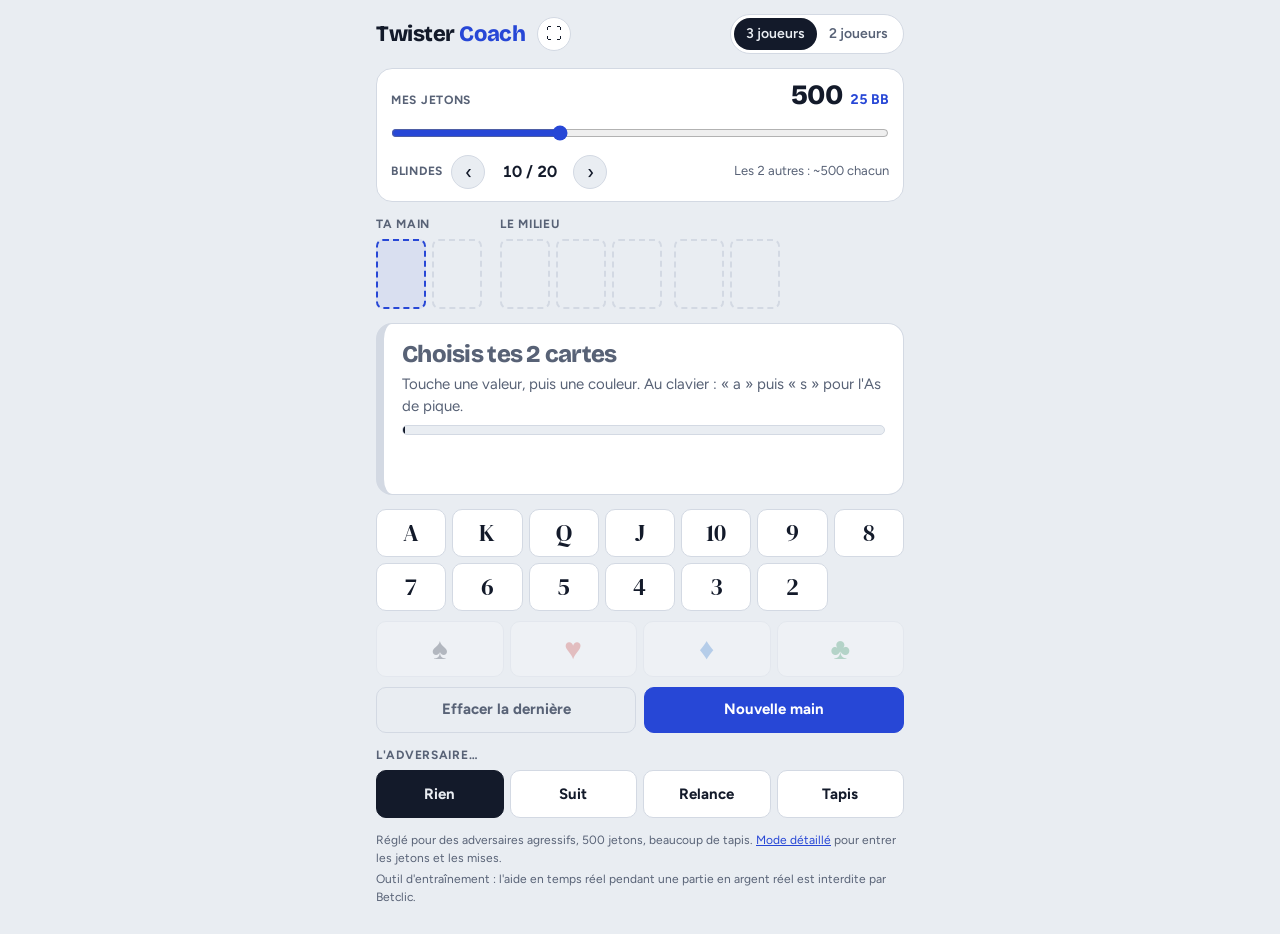
<file: index.html>
<!doctype html>
<html lang="fr">
<head>
<meta charset="utf-8">
<meta name="viewport" content="width=device-width, initial-scale=1, viewport-fit=cover">
<title>Twister Coach</title>
<link rel="manifest" href="manifest.webmanifest">
<link rel="icon" href="icons/icon-192.png">
<link rel="apple-touch-icon" href="icons/apple-touch-icon.png">
<meta name="apple-mobile-web-app-capable" content="yes">
<meta name="mobile-web-app-capable" content="yes">
<meta name="apple-mobile-web-app-status-bar-style" content="black-translucent">
<meta name="apple-mobile-web-app-title" content="Twister">
<meta name="theme-color" content="#2747d6">
<link rel="preconnect" href="https://fonts.googleapis.com">
<link rel="preconnect" href="https://fonts.gstatic.com" crossorigin>
<link rel="stylesheet" href="https://fonts.googleapis.com/css2?family=Bricolage+Grotesque:opsz,wght@12..96,600;12..96,800&family=Figtree:wght@400;500;600;700&family=DM+Serif+Display&display=swap">
<link rel="stylesheet" href="css/quick.css">
</head>
<body>
<div class="app">
  <header class="bar">
    <div class="brand">Twister <span>Coach</span></div>
    <button class="fsbtn" id="fullscreen" aria-label="Plein écran" title="Plein écran" hidden>⛶</button>
    <div class="seg" id="players" role="group" aria-label="Joueurs encore en jeu">
      <button id="p3" data-n="3" class="on" aria-pressed="true">3 joueurs</button>
      <button id="p2" data-n="2" aria-pressed="false">2 joueurs</button>
    </div>
  </header>

  <section class="setup" aria-label="Tapis et blindes">
    <div class="stackrow">
      <label for="stack" class="zlabel">Mes jetons</label>
      <div class="stackval"><output id="stackOut">500</output><span id="stackBB">25 BB</span></div>
    </div>
    <input type="range" id="stack" min="10" max="1480" step="10" value="500">
    <div class="setuprow">
      <div class="blinds" role="group" aria-label="Blindes">
        <span class="zlabel">Blindes</span>
        <button id="blindDown" aria-label="Blindes plus petites">‹</button>
        <output id="blindOut">10 / 20</output>
        <button id="blindUp" aria-label="Blindes plus grandes">›</button>
      </div>
      <div class="opps" id="oppsOut"></div>
    </div>
  </section>

  <section class="table" aria-label="Cartes">
    <div class="zone">
      <div class="zlabel">Ta main</div>
      <div class="slots" id="heroSlots"></div>
    </div>
    <div class="zone">
      <div class="zlabel">Le milieu <span id="streetName"></span></div>
      <div class="slots board" id="boardSlots"></div>
    </div>
  </section>

  <section class="verdict idle" id="verdict" aria-live="polite">
    <div class="vword" id="vTitle">Choisis tes 2 cartes</div>
    <div class="vaction" id="vAction">Touche une valeur, puis une couleur. Au clavier : « a » puis « s » pour l'As de pique.</div>
    <div class="meter" id="meter" hidden>
      <div class="mtrack"><div class="mfill" id="mFill"></div><div class="mmark" id="mMark"></div></div>
      <div class="mlabels"><span id="mText"></span><span id="mNeed"></span></div>
    </div>
    <div class="chips" id="vChips"></div>
    <p class="vwhy" id="vWhy"></p>
  </section>

  <section class="picker" aria-label="Choisir une carte">
    <div class="ranks" id="ranks"></div>
    <div class="suits" id="suits"></div>
    <div class="tools">
      <button class="ghost" id="undo">Effacer la dernière</button>
      <button class="primary" id="reset">Nouvelle main</button>
    </div>
  </section>

  <section class="villain" aria-label="Ce que fait l'adversaire">
    <div class="zlabel">L'adversaire…</div>
    <div class="vact" id="villain" role="group">
      <button data-a="none" class="on" aria-pressed="true">Rien</button>
      <button data-a="call" aria-pressed="false">Suit</button>
      <button data-a="raise" aria-pressed="false">Relance</button>
      <button data-a="allin" aria-pressed="false">Tapis</button>
    </div>
  </section>

  <footer class="foot">
    <p>Réglé pour des adversaires agressifs, 500 jetons, beaucoup de tapis. <a href="avance.html">Mode détaillé</a> pour entrer les jetons et les mises.</p>
    <p>Outil d'entraînement : l'aide en temps réel pendant une partie en argent réel est interdite par Betclic.</p>
  </footer>
</div>

<script src="js/cards.js"></script>
<script src="js/equity_data.js"></script>
<script src="js/engine.js"></script>
<script src="js/preflop.js"></script>
<script src="js/postflop.js"></script>
<script src="js/quick.js"></script>
<script src="js/quick-ui.js"></script>
</body>
</html>
</file>
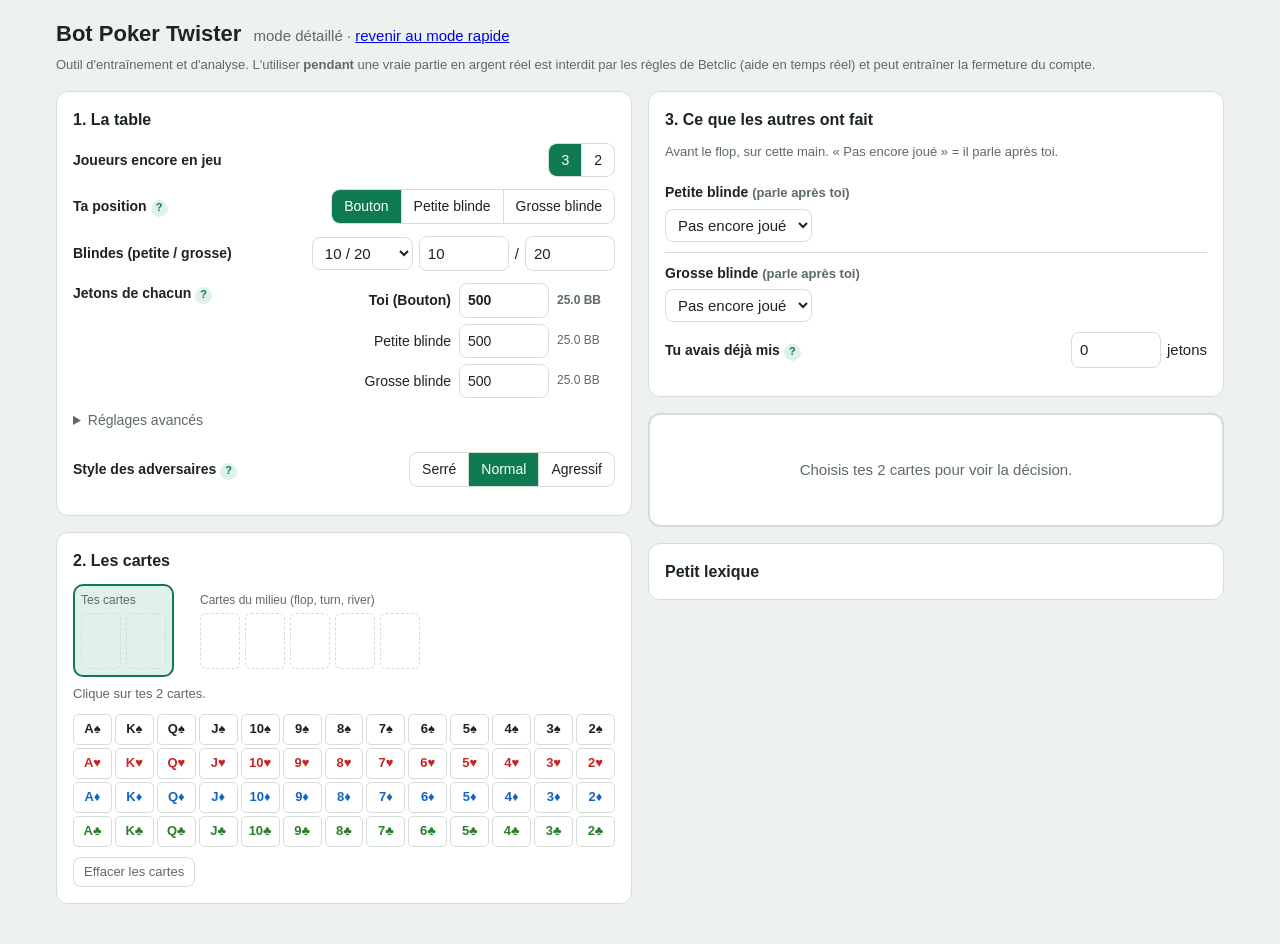
<file: avance.html>
<!doctype html>
<html lang="fr">
<head>
<meta charset="utf-8">
<meta name="viewport" content="width=device-width, initial-scale=1">
<title>Bot Poker Twister</title>
<link rel="stylesheet" href="css/style.css">
</head>
<body>
<header class="top">
  <h1>Bot Poker Twister <span class="sub">mode détaillé · <a href="index.html">revenir au mode rapide</a></span></h1>
  <p class="warn">Outil d'entraînement et d'analyse. L'utiliser <strong>pendant</strong> une vraie partie en argent réel est interdit par les règles de Betclic (aide en temps réel) et peut entraîner la fermeture du compte.</p>
</header>

<main class="layout">
  <section class="col">
    <!-- 1. La table -->
    <div class="card">
      <h2>1. La table</h2>
      <div class="row">
        <label>Joueurs encore en jeu</label>
        <div class="seg" id="nPlayers">
          <button data-v="3" class="on">3</button><button data-v="2">2</button>
        </div>
      </div>
      <div class="row">
        <label>Ta position <span class="hint" title="Bouton = le joueur qui parle en premier avant le flop et en dernier après (meilleure place). Petite/Grosse blinde = les 2 joueurs qui paient une mise obligatoire.">?</span></label>
        <div class="seg" id="heroPos"></div>
      </div>
      <div class="row">
        <label>Blindes (petite / grosse)</label>
        <div class="inline">
          <select id="blindLevel"></select>
          <input type="number" id="sb" min="1" value="10"> /
          <input type="number" id="bb" min="1" value="20">
        </div>
      </div>
      <div class="row top-align">
        <label>Jetons de chacun <span class="hint" title="Le nombre de jetons de chaque joueur AU DÉBUT de la main, avant de payer les blindes. Au départ d'un Twister : 500 chacun.">?</span></label>
        <div id="stacks" class="stacks"></div>
      </div>
      <details class="more">
        <summary>Réglages avancés</summary>
        <div class="row">
          <label>Répartition des gains</label>
          <select id="payouts">
            <option value="1,0,0">Le gagnant prend tout (cas normal)</option>
            <option value="0.8,0.12,0.08">Gros jackpot : 2e et 3e aussi payés</option>
          </select>
        </div>
        <div class="row">
          <label>Ante (mise de chaque joueur)</label>
          <input type="number" id="ante" min="0" value="0">
        </div>
      </details>
      <div class="row">
        <label>Style des adversaires <span class="hint" title="Serré = ils jouent peu de mains. Agressif = ils misent et font tapis avec beaucoup de mains.">?</span></label>
        <div class="seg" id="style">
          <button data-v="tight">Serré</button><button data-v="normal" class="on">Normal</button><button data-v="loose">Agressif</button>
        </div>
      </div>
    </div>

    <!-- 2. Les cartes -->
    <div class="card">
      <h2>2. Les cartes</h2>
      <div class="slots">
        <div class="slotgroup" data-target="hero">
          <div class="slotlabel">Tes cartes</div>
          <div class="slotrow" id="heroSlots"></div>
        </div>
        <div class="slotgroup" data-target="board">
          <div class="slotlabel">Cartes du milieu (flop, turn, river)</div>
          <div class="slotrow" id="boardSlots"></div>
        </div>
      </div>
      <p class="small" id="pickHint">Clique sur tes 2 cartes, puis sur les cartes du milieu s'il y en a.</p>
      <div id="picker" class="picker"></div>
      <button class="ghost" id="clearCards">Effacer les cartes</button>
    </div>
  </section>

  <section class="col">
    <!-- 3a. Avant le flop -->
    <div class="card" id="preCard">
      <h2>3. Ce que les autres ont fait</h2>
      <p class="small">Avant le flop, sur cette main. « Pas encore joué » = il parle après toi.</p>
      <div id="oppActions"></div>
      <div class="row">
        <label>Tu avais déjà mis <span class="hint" title="Seulement si tu avais déjà relancé ou payé, et qu'un adversaire a relancé derrière toi. Sinon laisse 0.">?</span></label>
        <div class="inline"><input type="number" id="heroPrev" min="0" value="0"> jetons</div>
      </div>
    </div>

    <!-- 3b. Après le flop -->
    <div class="card hidden" id="postCard">
      <h2>3. La situation sur ce tour</h2>
      <div class="grid2">
        <div><label>Pot total au milieu <span class="hint" title="Tous les jetons au milieu, y compris la mise que l'adversaire vient de faire.">?</span></label><input type="number" id="pot" min="0" value="120"></div>
        <div><label>À payer pour suivre <span class="hint" title="0 si personne n'a misé sur ce tour.">?</span></label><input type="number" id="toCall" min="0" value="0"></div>
        <div><label>Tes jetons restants</label><input type="number" id="heroStack" min="0" value="440"></div>
        <div><label>Jetons restants de l'adversaire</label><input type="number" id="oppStack" min="0" value="440"></div>
      </div>
      <div class="row">
        <label>Adversaires encore dans le coup</label>
        <div class="seg" id="nOpp"><button data-v="1" class="on">1</button><button data-v="2">2</button></div>
      </div>
      <div class="row">
        <label>Avant le flop, l'adversaire…</label>
        <select id="villainPre">
          <option value="raise">a relancé</option>
          <option value="call" selected>a suivi ma relance</option>
          <option value="limp">a juste payé la grosse blinde (limp)</option>
          <option value="check">a checké de grosse blinde</option>
          <option value="3bet">a sur-relancé</option>
        </select>
      </div>
      <label class="check"><input type="checkbox" id="heroWasRaiser" checked> C'est moi qui ai relancé en dernier avant le flop</label>
      <label class="check"><input type="checkbox" id="earlierAggro"> L'adversaire a déjà misé sur un tour précédent</label>
    </div>

    <!-- Résultat -->
    <div class="card result" id="result">
      <div class="placeholder">Choisis tes 2 cartes pour voir la décision.</div>
    </div>

    <details class="card lexique">
      <summary><h2>Petit lexique</h2></summary>
      <dl>
        <dt>BB (grosse blinde)</dt><dd>L'unité de mesure. « 10 BB » = tu as 10 fois la grosse blinde en jetons.</dd>
        <dt>Tapis (all-in)</dt><dd>Mettre tous ses jetons au milieu.</dd>
        <dt>Limp</dt><dd>Payer juste la grosse blinde au lieu de relancer.</dd>
        <dt>Range</dt><dd>L'ensemble des mains qu'un joueur peut avoir dans une situation (ex. « les 30 % meilleures mains »).</dd>
        <dt>Équité / chances</dt><dd>Le pourcentage de fois où ta main gagne si on va jusqu'au bout.</dd>
        <dt>Cote du pot</dt><dd>Les chances minimum qu'il te faut pour que suivre soit rentable : ce que tu paies ÷ le pot final.</dd>
        <dt>EV (gain moyen)</dt><dd>Ce que te rapporte une décision en moyenne si tu la prends des milliers de fois.</dd>
        <dt>Équilibre de Nash</dt><dd>La stratégie qu'aucun adversaire ne peut exploiter. Le bot l'utilise quand il reste peu de jetons.</dd>
        <dt>ICM</dt><dd>Quand plusieurs places sont payées, perdre ses jetons coûte plus que d'en gagner ne rapporte : il faut être plus prudent.</dd>
        <dt>Position</dt><dd>Parler après l'adversaire est un avantage : tu vois ce qu'il fait avant de décider.</dd>
      </dl>
    </details>
  </section>
</main>

<script src="js/cards.js"></script>
<script src="js/equity_data.js"></script>
<script src="js/engine.js"></script>
<script src="js/preflop.js"></script>
<script src="js/postflop.js"></script>
<script src="js/app.js"></script>
</body>
</html>
</file>
<file: css/quick.css>
/* Une seule colonne pensée pour le téléphone : cartes en haut, verdict au centre, clavier de cartes sous le pouce. */
:root {
  --bg: #e9edf2;          /* gris salle de jeu, légèrement bleuté */
  --surface: #ffffff;
  --ink: #131a2a;
  --muted: #586276;
  --line: #d3d9e3;
  --accent: #2747d6;      /* bleu jeton */
  --on-accent: #ffffff;
  --go: #17804a;
  --careful: #b56d00;
  --fold: #c2302a;
  --go-soft: #dcf2e5;
  --careful-soft: #fcefd6;
  --fold-soft: #f9e0de;
  --cardface: #ffffff;    /* les cartes restent blanches, comme de vraies cartes */
  --cardink: #131a2a;
  --spade: #131a2a;
  --heart: #d0312d;
  --diamond: #1f6fd1;
  --club: #1c8a4e;
  --font-display: "Bricolage Grotesque", "Avenir Next", system-ui, sans-serif;
  --font-body: "Figtree", -apple-system, "Segoe UI", system-ui, sans-serif;
  --font-index: "DM Serif Display", Georgia, "Times New Roman", serif;
  color-scheme: light;
}
@media (prefers-color-scheme: dark) {
  :root:not([data-theme="light"]) {
    --bg: #0b101b; --surface: #141b2a; --ink: #e8ecf4; --muted: #96a0b5; --line: #253047;
    --accent: #8197ff; --on-accent: #0b101b; --go: #45cf83; --careful: #f0b23f; --fold: #ff6a62;
    --go-soft: #12301f; --careful-soft: #33270f; --fold-soft: #3a1716;
    --cardface: #f6f7f9; color-scheme: dark;
  }
}
:root[data-theme="dark"] {
  --bg: #0b101b; --surface: #141b2a; --ink: #e8ecf4; --muted: #96a0b5; --line: #253047;
  --accent: #8197ff; --on-accent: #0b101b; --go: #45cf83; --careful: #f0b23f; --fold: #ff6a62;
  --go-soft: #12301f; --careful-soft: #33270f; --fold-soft: #3a1716;
  --cardface: #f6f7f9; color-scheme: dark;
}

* { box-sizing: border-box; }
html, body { margin: 0; }
body { background: var(--bg); color: var(--ink); font: 16px/1.45 var(--font-body); -webkit-tap-highlight-color: transparent; }
button { font: inherit; color: inherit; cursor: pointer; }
button:focus-visible { outline: 3px solid var(--accent); outline-offset: 2px; }

.app {
  max-width: 560px; margin: 0 auto; display: flex; flex-direction: column; gap: 14px;
  padding-block: 14px 28px;
  padding-left: max(16px, env(safe-area-inset-left, 0px));
  padding-right: max(16px, env(safe-area-inset-right, 0px));
}

/* En-tête */
.bar { display: flex; align-items: center; justify-content: space-between; gap: 12px; flex-wrap: wrap; }
.brand { font: 800 22px/1 var(--font-display); letter-spacing: -0.02em; }
.brand span { color: var(--accent); }
.fsbtn { margin-right: auto; width: 34px; height: 34px; border-radius: 999px; border: 1px solid var(--line); background: var(--surface); font-size: 16px; line-height: 1; }
.seg { display: inline-flex; background: var(--surface); border: 1px solid var(--line); border-radius: 999px; padding: 3px; }
.seg button { border: 0; background: none; padding: 6px 12px; border-radius: 999px; font-size: 14px; font-weight: 600; color: var(--muted); }
.seg button.on { background: var(--ink); color: var(--bg); }

/* Tapis et blindes */
.setup { background: var(--surface); border: 1px solid var(--line); border-radius: 16px; padding: 12px 14px; display: flex; flex-direction: column; gap: 8px; }
.stackrow { display: flex; align-items: baseline; justify-content: space-between; gap: 10px; }
.stackval { display: flex; align-items: baseline; gap: 8px; font-variant-numeric: tabular-nums; }
.stackval output { font: 800 28px/1 var(--font-display); letter-spacing: -0.02em; }
.stackval span { font-size: 14px; font-weight: 700; color: var(--accent); }
input[type=range] { width: 100%; accent-color: var(--accent); height: 28px; margin: 0; cursor: pointer; }
.setuprow { display: flex; align-items: center; justify-content: space-between; gap: 8px 12px; flex-wrap: wrap; }
.blinds { display: flex; align-items: center; gap: 6px; }
.blinds .zlabel { margin-right: 2px; }
.blinds button { width: 34px; height: 34px; border-radius: 999px; border: 1px solid var(--line); background: var(--bg); font-size: 20px; line-height: 1; }
.blinds output { font-weight: 700; min-width: 76px; text-align: center; font-variant-numeric: tabular-nums; }
.opps { font-size: 13px; color: var(--muted); font-variant-numeric: tabular-nums; }

/* Cartes */
.table { display: flex; gap: 18px; flex-wrap: wrap; }
.zone { display: flex; flex-direction: column; gap: 6px; min-width: 0; }
.zlabel { font-size: 12px; font-weight: 700; letter-spacing: 0.06em; text-transform: uppercase; color: var(--muted); }
.zlabel span { text-transform: none; letter-spacing: 0; font-weight: 600; color: var(--accent); }
.slots { display: flex; gap: 6px; }
.slots.board .card:nth-child(3) { margin-right: 6px; }
.card {
  width: 50px; height: 70px; border-radius: 7px; position: relative; flex: none;
  background: var(--cardface); color: var(--cardink);
  box-shadow: 0 1px 0 rgba(0, 0, 0, 0.06), 0 2px 6px rgba(15, 25, 50, 0.12);
  display: flex; flex-direction: column; align-items: center; justify-content: center; line-height: 1;
}
.card.deal { animation: deal 0.18s ease-out; }
.card .r { font: 28px/1 var(--font-index); }
.card .s { font-size: 20px; margin-top: 2px; }
.card.empty { background: transparent; box-shadow: none; border: 2px dashed var(--line); animation: none; }
.card.next { border-color: var(--accent); background: color-mix(in srgb, var(--accent) 8%, transparent); }
.suit-0 { color: var(--spade); } .suit-1 { color: var(--heart); } .suit-2 { color: var(--diamond); } .suit-3 { color: var(--club); }
@keyframes deal { from { transform: translateY(-6px); opacity: 0.4; } to { transform: none; opacity: 1; } }

/* Verdict */
.verdict {
  background: var(--surface); border-radius: 16px; padding: 18px; min-height: 172px;
  border: 1px solid var(--line); border-left: 8px solid var(--line);
  display: flex; flex-direction: column; gap: 8px;
}
.verdict.GO { border-left-color: var(--go); background: linear-gradient(90deg, var(--go-soft), var(--surface) 70%); }
.verdict.CAREFUL { border-left-color: var(--careful); background: linear-gradient(90deg, var(--careful-soft), var(--surface) 70%); }
.verdict.FOLD { border-left-color: var(--fold); background: linear-gradient(90deg, var(--fold-soft), var(--surface) 70%); }
.vword { font: 800 clamp(30px, 9vw, 44px)/1 var(--font-display); letter-spacing: -0.03em; text-wrap: balance; }
.verdict.idle .vword { font-size: 24px; color: var(--muted); }
.verdict.GO .vword { color: var(--go); } .verdict.CAREFUL .vword { color: var(--careful); } .verdict.FOLD .vword { color: var(--fold); }
.verdict.CAREFUL .vword { font-size: clamp(24px, 6.5vw, 32px); }
.vaction { font-size: 17px; font-weight: 600; text-wrap: pretty; }
.verdict.idle .vaction { font-weight: 400; color: var(--muted); font-size: 15px; }
.vwhy { margin: 0; font-size: 14px; color: var(--muted); }
.chips { display: flex; flex-wrap: wrap; gap: 6px; }
.chips:empty { display: none; }
.chip { font-size: 13px; font-weight: 600; padding: 3px 10px; border-radius: 999px; background: var(--bg); border: 1px solid var(--line); }

.meter { display: flex; flex-direction: column; gap: 4px; }
.mtrack { position: relative; height: 10px; border-radius: 999px; background: var(--bg); overflow: hidden; border: 1px solid var(--line); }
.mfill { position: absolute; inset: 0 auto 0 0; border-radius: 999px; background: var(--muted); transition: width 0.25s ease; }
.verdict.GO .mfill { background: var(--go); } .verdict.CAREFUL .mfill { background: var(--careful); } .verdict.FOLD .mfill { background: var(--fold); }
.mmark { position: absolute; top: -2px; bottom: -2px; width: 2px; background: var(--ink); }
.mlabels { display: flex; justify-content: space-between; font-size: 12px; color: var(--muted); font-variant-numeric: tabular-nums; }

/* Clavier de cartes */
.picker { display: flex; flex-direction: column; gap: 10px; }
.ranks { display: grid; grid-template-columns: repeat(7, 1fr); gap: 6px; }
.ranks button, .suits button {
  border: 1px solid var(--line); background: var(--surface); border-radius: 10px; min-height: 48px;
  font: 24px/1 var(--font-index); transition: transform 0.08s ease;
}
.ranks button:active, .suits button:active { transform: scale(0.95); }
.ranks button.on { background: var(--ink); color: var(--bg); border-color: var(--ink); }
.ranks button.full { opacity: 0.3; }
.suits { display: grid; grid-template-columns: repeat(4, 1fr); gap: 6px; }
.suits button { font-size: 30px; min-height: 56px; }
.suits .suit-0 { color: var(--ink); }
.suits button:disabled { opacity: 0.25; cursor: default; }
.suits.waiting button:not(:disabled) { border-color: var(--accent); box-shadow: 0 0 0 1px var(--accent); }
.tools { display: flex; gap: 8px; }
.tools button { flex: 1; min-height: 46px; border-radius: 10px; font-weight: 700; font-size: 15px; }
.ghost { background: none; border: 1px solid var(--line); color: var(--muted); }
.primary { background: var(--accent); border: 1px solid var(--accent); color: var(--on-accent); }

/* Action de l'adversaire */
.villain { display: flex; flex-direction: column; gap: 6px; }
.vact { display: grid; grid-template-columns: repeat(4, 1fr); gap: 6px; }
.vact button {
  min-height: 48px; border-radius: 10px; border: 1px solid var(--line); background: var(--surface);
  font-weight: 700; font-size: 15px; padding: 4px;
}
.vact button.on { background: var(--ink); color: var(--bg); border-color: var(--ink); }
.vact button[data-a="allin"].on { background: var(--fold); border-color: var(--fold); color: var(--surface); }

.foot {font-size: 12px; color: var(--muted); display: flex; flex-direction: column; gap: 4px; }
.foot p { margin: 0; }
.foot a { color: var(--accent); }

@media (prefers-reduced-motion: reduce) { .card.deal, .mfill { animation: none; transition: none; } }
@media (max-width: 400px) {
  .card { width: 44px; height: 62px; }
  .card .r { font-size: 24px; }
  .slots, .table { gap: 5px 12px; }
}
</file>
<file: css/style.css>
:root {
  --bg: #eef2ef;
  --card: #ffffff;
  --ink: #1b2420;
  --muted: #5d6b64;
  --line: #d6ddd9;
  --accent: #0f7a4f;
  --accent-soft: #dff1e8;
  --fold: #b3261e;
  --call: #1f5fbf;
  --check: #5d6b64;
  --raise: #0f7a4f;
  --allin: #8a3ffc;
  --spade: #1b2420;
  --heart: #c62828;
  --diamond: #1565c0;
  --club: #2e7d32;
  --cardface: #ffffff;
  --cell: #f2f4f3;
}
@media (prefers-color-scheme: dark) {
  :root:not([data-theme="light"]) {
    --bg: #111614; --card: #1a211e; --ink: #e8eeea; --muted: #9aa8a1; --line: #2c3631;
    --accent: #3ccf8e; --accent-soft: #173a2b; --fold: #ff6b5e; --call: #6aa6ff; --check: #9aa8a1;
    --raise: #3ccf8e; --allin: #b58cff; --spade: #e8eeea; --heart: #ff6b6b; --diamond: #6aa6ff;
    --club: #5fd38a; --cardface: #232b27; --cell: #222a26;
  }
}
:root[data-theme="dark"] {
  --bg: #111614; --card: #1a211e; --ink: #e8eeea; --muted: #9aa8a1; --line: #2c3631;
  --accent: #3ccf8e; --accent-soft: #173a2b; --fold: #ff6b5e; --call: #6aa6ff; --check: #9aa8a1;
  --raise: #3ccf8e; --allin: #b58cff; --spade: #e8eeea; --heart: #ff6b6b; --diamond: #6aa6ff;
  --club: #5fd38a; --cardface: #232b27; --cell: #222a26;
}

* { box-sizing: border-box; }
body {
  margin: 0; background: var(--bg); color: var(--ink);
  font: 15px/1.45 -apple-system, BlinkMacSystemFont, "Segoe UI", Roboto, sans-serif;
}
.top { padding: 18px 16px 4px; max-width: 1200px; margin: 0 auto; }
h1 { margin: 0; font-size: 22px; }
h1 .sub { font-weight: 400; color: var(--muted); font-size: 15px; margin-left: 6px; }
.warn { margin: 6px 0 0; font-size: 13px; color: var(--muted); }
h2 { font-size: 16px; margin: 0 0 12px; }

.layout { display: grid; grid-template-columns: 1fr 1fr; gap: 16px; padding: 12px 16px 40px; max-width: 1200px; margin: 0 auto; }
.col { display: flex; flex-direction: column; gap: 16px; min-width: 0; }
@media (max-width: 860px) { .layout { grid-template-columns: 1fr; } }

.card { background: var(--card); border: 1px solid var(--line); border-radius: 12px; padding: 16px; }
.hidden { display: none; }
.row { display: flex; align-items: center; justify-content: space-between; gap: 10px; margin-bottom: 12px; flex-wrap: wrap; }
.row.top-align { align-items: flex-start; }
.row > label { font-weight: 600; font-size: 14px; }
.inline { display: flex; align-items: center; gap: 6px; }
.small { font-size: 13px; color: var(--muted); margin: 0 0 10px; }
input[type=number], select {
  font: inherit; padding: 6px 8px; border-radius: 8px; border: 1px solid var(--line);
  background: var(--card); color: var(--ink); width: 90px;
}
select { width: auto; max-width: 100%; }
.hint {
  display: inline-flex; align-items: center; justify-content: center; width: 17px; height: 17px;
  border-radius: 50%; background: var(--accent-soft); color: var(--accent); font-size: 11px; cursor: help;
}
.seg { display: inline-flex; border: 1px solid var(--line); border-radius: 9px; overflow: hidden; flex-wrap: wrap; }
.seg button {
  font: inherit; font-size: 14px; border: 0; background: transparent; color: var(--ink);
  padding: 6px 12px; cursor: pointer; border-right: 1px solid var(--line);
}
.seg button:last-child { border-right: 0; }
.seg button.on { background: var(--accent); color: #fff; }
button.ghost {
  font: inherit; font-size: 13px; background: none; border: 1px solid var(--line); color: var(--muted);
  border-radius: 8px; padding: 5px 10px; cursor: pointer; margin-top: 10px;
}
.more { margin-bottom: 12px; font-size: 14px; }
.more summary { cursor: pointer; color: var(--muted); margin-bottom: 10px; }
.check { display: block; font-size: 14px; margin-top: 6px; }

.stacks { display: flex; flex-direction: column; gap: 6px; }
.stacks .stk { display: flex; align-items: center; gap: 8px; justify-content: flex-end; font-size: 14px; }
.stacks .stk.me { font-weight: 700; }
.stacks .bbinfo { color: var(--muted); font-size: 12px; width: 58px; }

/* Cartes */
.slots { display: flex; gap: 18px; flex-wrap: wrap; margin-bottom: 8px; }
.slotgroup { cursor: pointer; padding: 6px; border-radius: 10px; border: 2px solid transparent; }
.slotgroup.active { border-color: var(--accent); background: var(--accent-soft); }
.slotlabel { font-size: 12px; color: var(--muted); margin-bottom: 4px; }
.slotrow { display: flex; gap: 5px; }
.pc {
  width: 40px; height: 56px; border-radius: 6px; border: 1px solid var(--line); background: var(--cardface);
  display: flex; flex-direction: column; align-items: center; justify-content: center; font-weight: 700; font-size: 17px; line-height: 1;
}
.pc.empty { border-style: dashed; background: transparent; }
.pc .s { font-size: 16px; }
.suit-0 { color: var(--spade); } .suit-1 { color: var(--heart); } .suit-2 { color: var(--diamond); } .suit-3 { color: var(--club); }
.picker { display: grid; grid-template-columns: repeat(13, 1fr); gap: 3px; }
.picker button {
  font: inherit; font-weight: 700; font-size: 13px; padding: 5px 0; border-radius: 5px; border: 1px solid var(--line);
  background: var(--cardface); cursor: pointer; min-width: 0;
}
.picker button.used { opacity: 0.18; }
.picker button.sel-hero { outline: 2px solid var(--accent); opacity: 1; }
.picker button.sel-board { outline: 2px dashed var(--muted); opacity: 1; }

/* Actions des adversaires */
.opp { border-top: 1px solid var(--line); padding: 10px 0; }
.opp:first-child { border-top: 0; }
.opp .name { font-weight: 600; font-size: 14px; margin-bottom: 6px; }
.opp .ctl { display: flex; gap: 8px; align-items: center; flex-wrap: wrap; }
.grid2 { display: grid; grid-template-columns: 1fr 1fr; gap: 10px; margin-bottom: 12px; }
.grid2 label { display: block; font-size: 13px; font-weight: 600; margin-bottom: 4px; }
.grid2 input { width: 100%; }

/* Résultat */
.result { border-width: 2px; }
.placeholder { color: var(--muted); text-align: center; padding: 28px 0; }
.verdict { font-size: 26px; font-weight: 800; margin: 2px 0 4px; }
.verdict.FOLD { color: var(--fold); } .verdict.CALL { color: var(--call); } .verdict.CHECK { color: var(--check); }
.verdict.RAISE, .verdict.BET { color: var(--raise); } .verdict.ALLIN { color: var(--allin); }
.result.FOLD { border-color: var(--fold); } .result.CALL { border-color: var(--call); } .result.CHECK { border-color: var(--line); }
.result.RAISE, .result.BET { border-color: var(--raise); } .result.ALLIN { border-color: var(--allin); }
.context { font-size: 13px; color: var(--muted); }
.reasons { padding-left: 18px; margin: 10px 0; }
.reasons li { margin-bottom: 6px; }
.nums { display: grid; grid-template-columns: repeat(auto-fill, minmax(150px, 1fr)); gap: 8px; margin: 10px 0 14px; }
.num { background: var(--cell); border-radius: 8px; padding: 8px 10px; }
.num .l { font-size: 12px; color: var(--muted); }
.num .v { font-size: 16px; font-weight: 700; }
.chart-title { font-size: 13px; font-weight: 600; margin-bottom: 6px; }
.grid13 { display: grid; grid-template-columns: repeat(13, 1fr); gap: 2px; max-width: 460px; }
.grid13 div {
  font-size: 10px; text-align: center; padding: 4px 0; border-radius: 3px; background: var(--cell); color: var(--muted);
  font-variant-numeric: tabular-nums; overflow: hidden;
}
.grid13 div.in { color: #fff; }
.grid13 div.hero { outline: 2px solid var(--ink); outline-offset: -1px; font-weight: 800; }
.legend { font-size: 12px; color: var(--muted); margin-top: 6px; }

.lexique summary { cursor: pointer; list-style: none; }
.lexique summary h2 { display: inline; margin: 0; }
.lexique dt { font-weight: 700; margin-top: 8px; font-size: 14px; }
.lexique dd { margin: 2px 0 0; font-size: 14px; color: var(--muted); }

@media (max-width: 480px) {
  .grid2 { grid-template-columns: 1fr; }
  .picker button { font-size: 11px; }
  .pc { width: 34px; height: 48px; font-size: 15px; }
}
</file>
